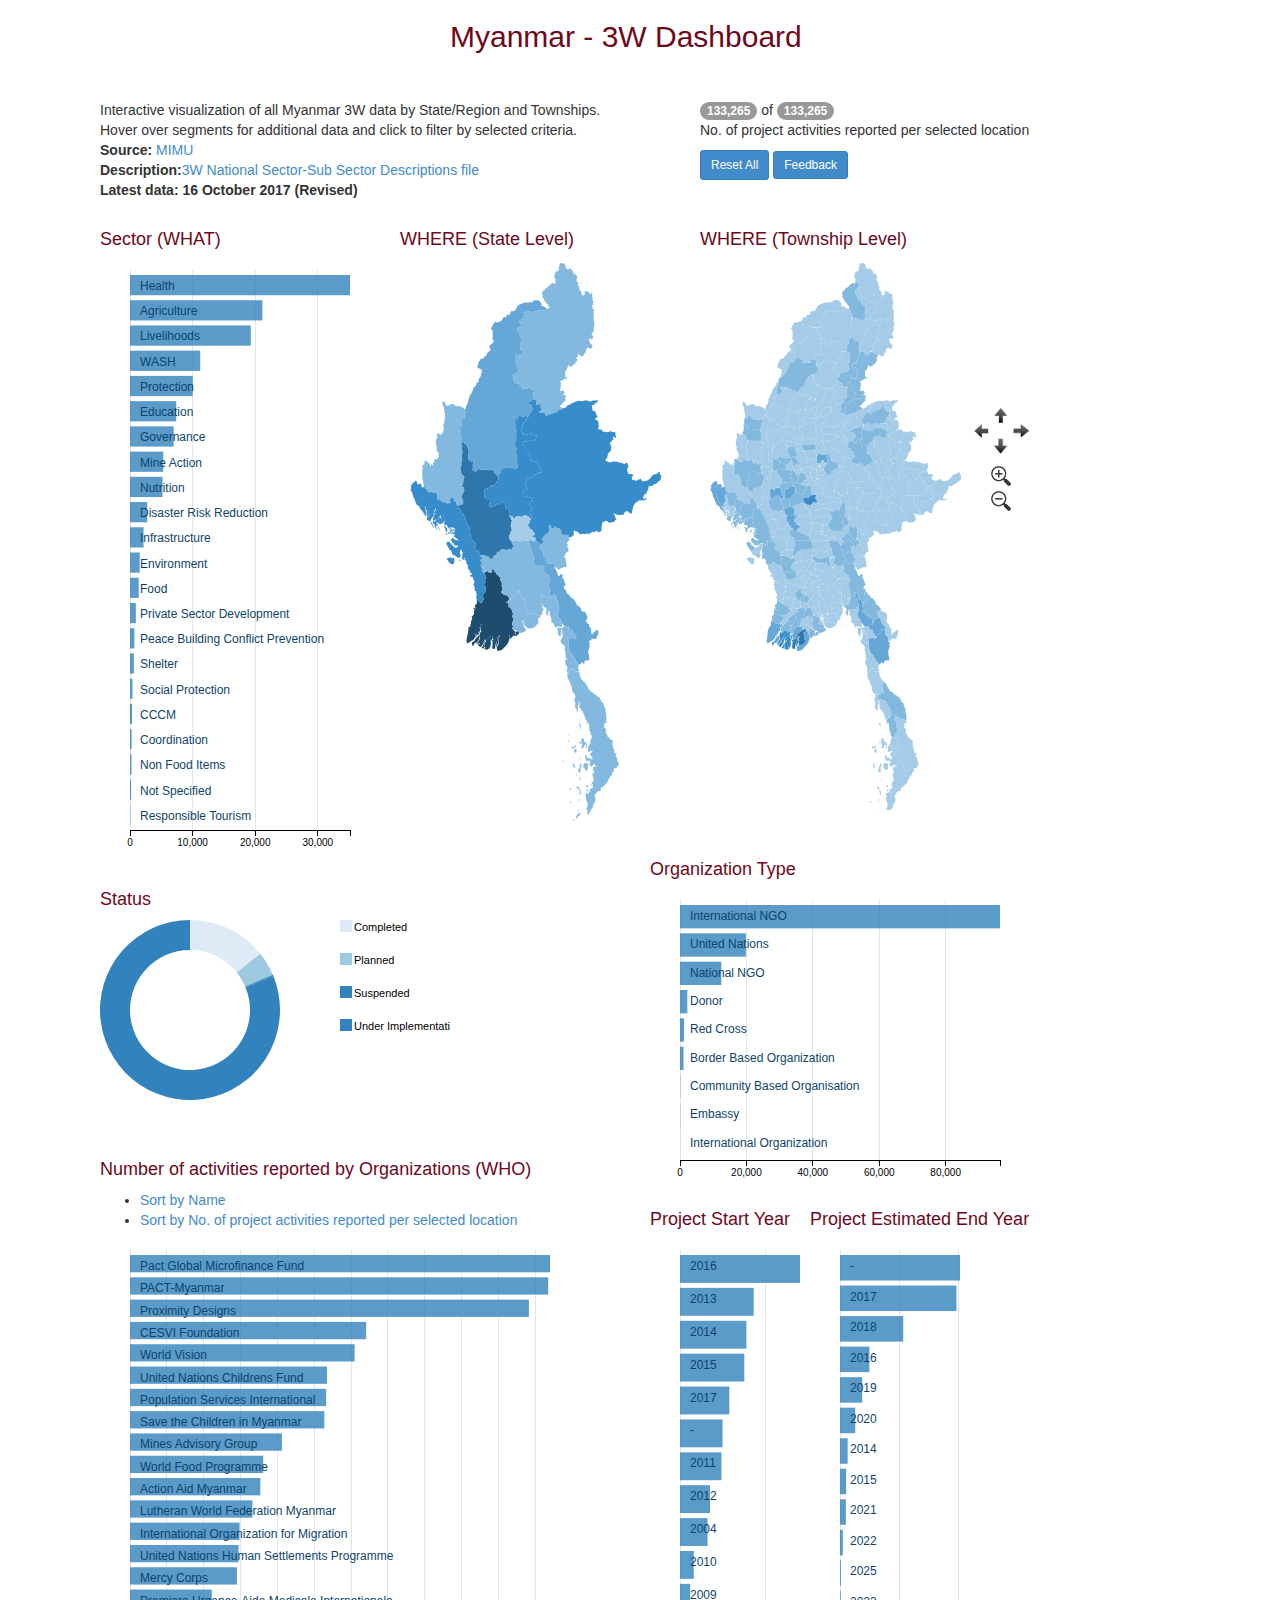
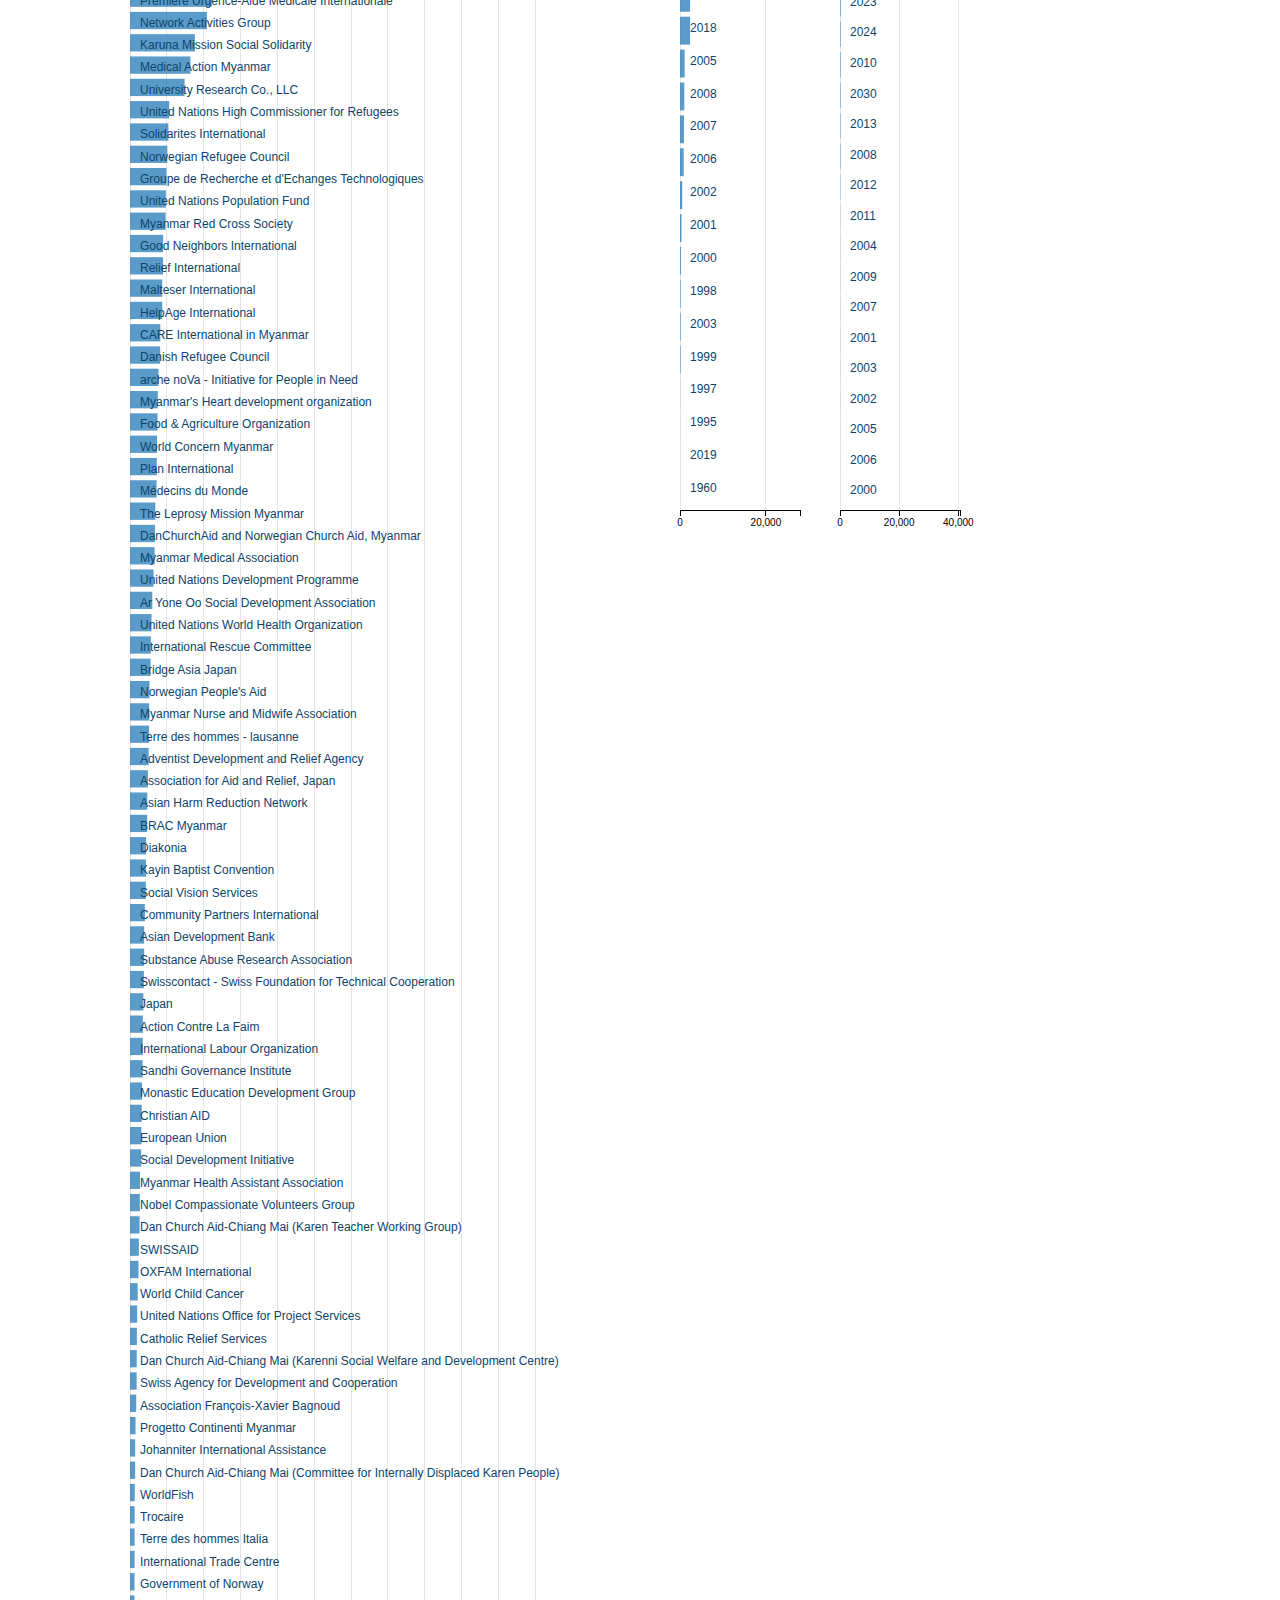
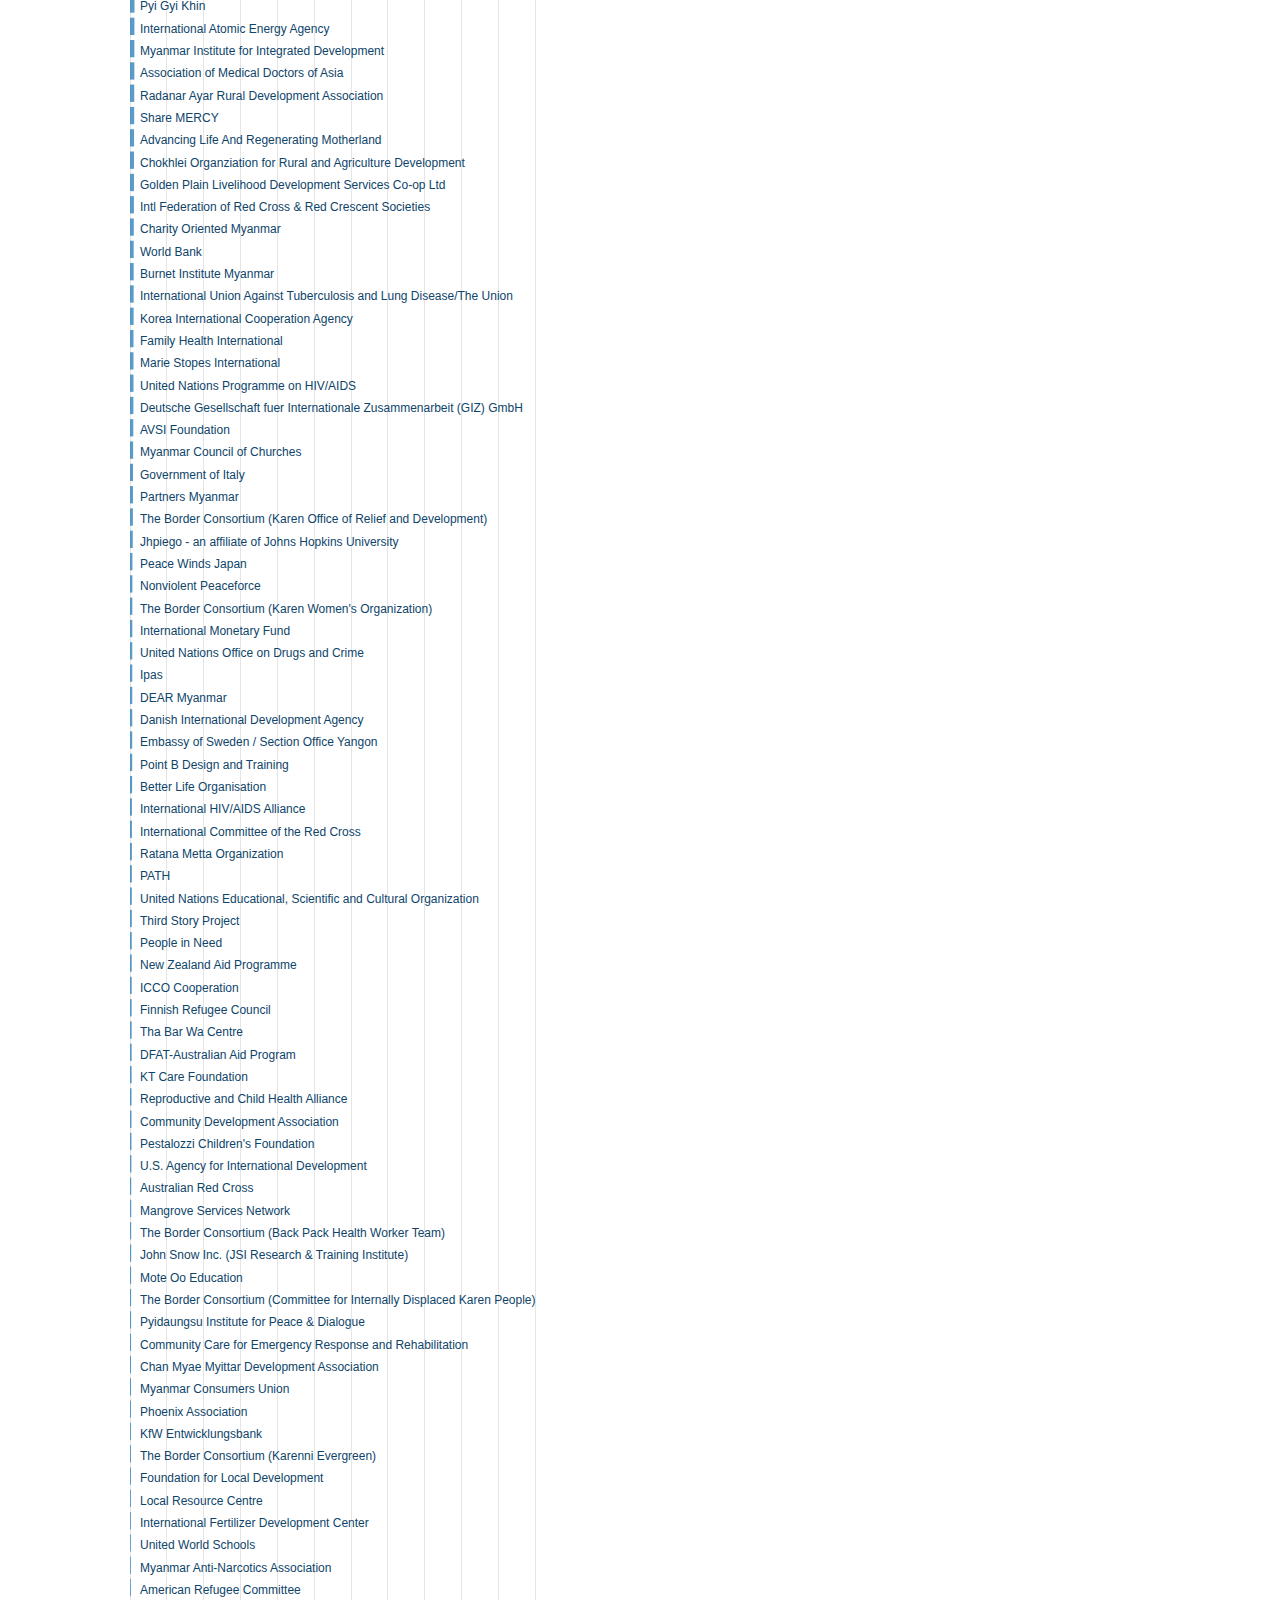
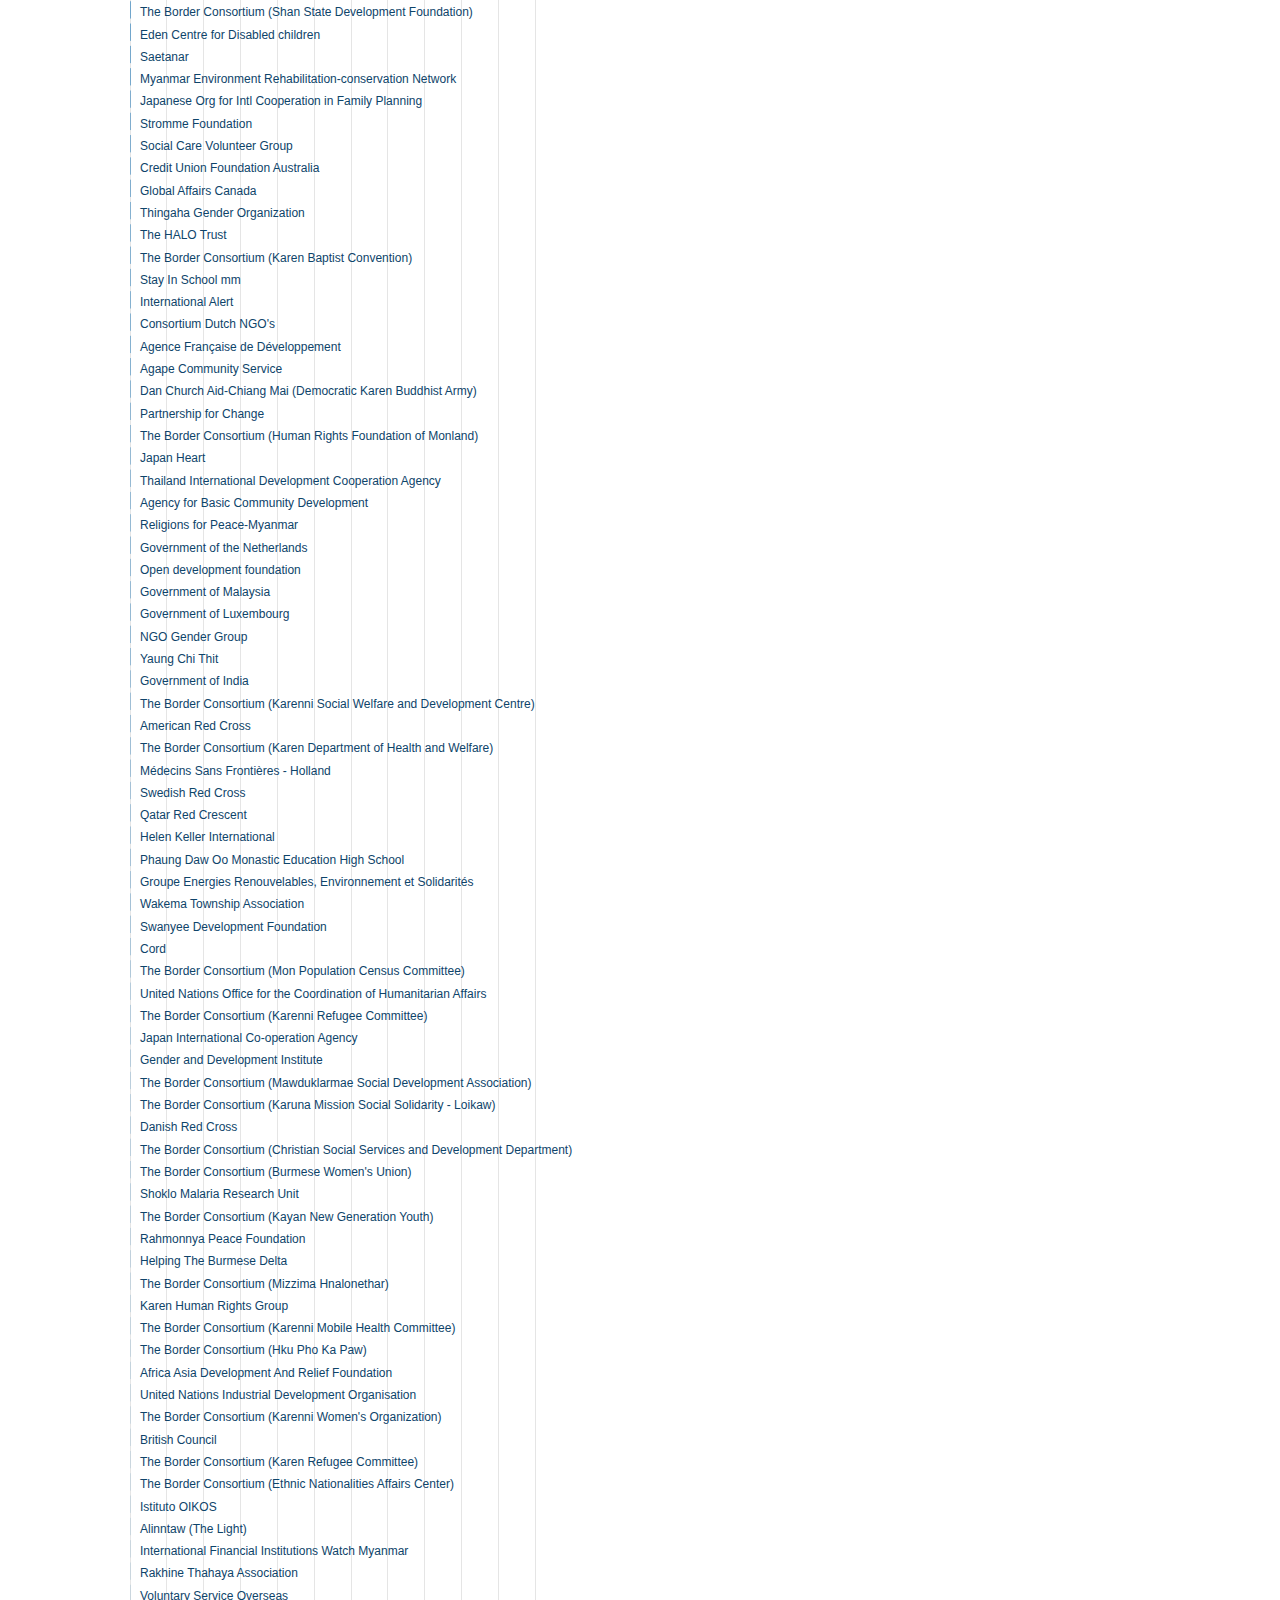
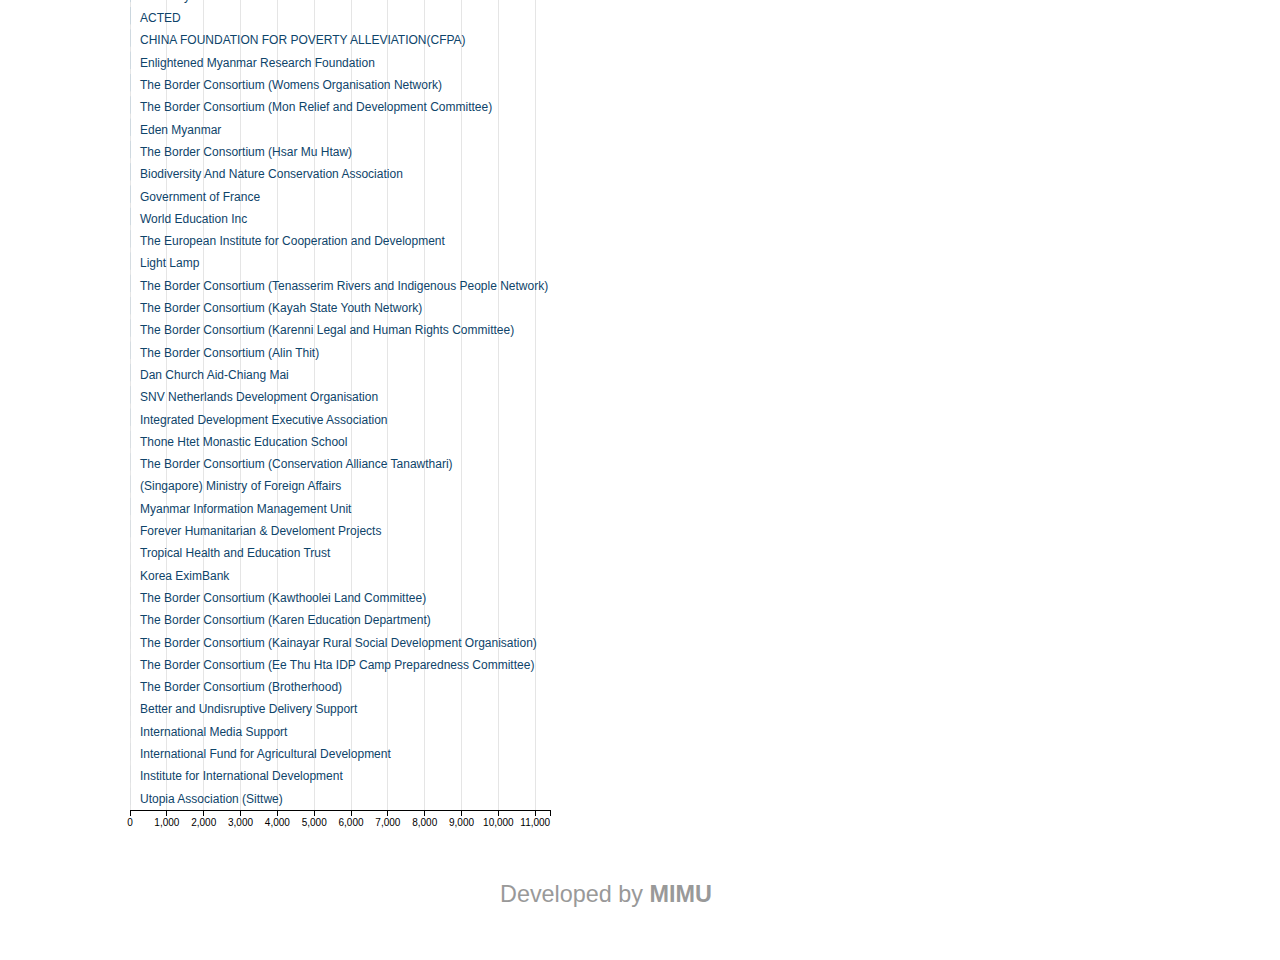
<file: 3w/index.html>
<!DOCTYPE html>
<!-- saved from url=(0038)http://data.themimu.info/3w-dashboard/ -->
<html>

<head>
	<meta http-equiv="Content-Type" content="text/html; charset=UTF-8">
	<meta http-equiv="cache-control" content="max-age=0">
	<meta http-equiv="cache-control" content="no-cache">
	<meta http-equiv="expires" content="0">
	<meta http-equiv="expires" content="Tue, 01 Jan 1980 1:00:00 GMT">
	<meta http-equiv="pragma" content="no-cache">

	<title>Myanmar - 3W Dashboard</title>
	<meta name="viewport" content="width=device-width, initial-scale=1.0">

	<link rel="stylesheet" type="text/css" onload="console.log((new Date())+&#39;:&#39;+&#39;css/boostrap.mim.css loaded.&#39;)" href="css/bootstrap.min.css">
	<link rel="stylesheet" type="text/css" onload="console.log((new Date())+&#39;:&#39;+&#39;css/dc.css loaded.&#39;)" href="css/dc.min.css">
	<link rel="stylesheet" type="text/css" onload="console.log((new Date())+&#39;:&#39;+&#39;css/3w-dashboard.css loaded.&#39;)" href="css/3w-dashboard.css">

	<script type="text/javascript" onload="console.log((new Date())+&#39;:&#39;+&#39;js/jquery.js loaded.&#39;)" src="lib/jquery-3.2.0.min.js"></script>
	<script type="text/javascript" onload="console.log((new Date())+&#39;:&#39;+&#39;js/bootstrap.min.js loaded&#39;)" src="lib/bootstrap.min.js"></script>
	<script type="text/javascript" onload="console.log((new Date())+&#39;:&#39;+&#39;js/d3.js loaded&#39;)" src="lib/d3.js"></script>
	<script type="text/javascript" onload="console.log((new Date())+&#39;:&#39;+&#39;js/crossfilter.js loaded&#39;)" src="lib/crossfilter.js"></script>
	<script type="text/javascript" onload="console.log((new Date())+&#39;:&#39;+&#39;js/dc.js loaded&#39;)" src="lib/dc.js"></script>

	<script type="text/javascript" onload="console.log((new Date())+&#39;:&#39;+&#39;js/data_cw.js loaded.&#39;)" src="data/data_cw.js"></script>
	<script type="text/javascript" onload="console.log((new Date())+&#39;:&#39;+&#39;js/data_3w.js loaded&#39;)" src="data/data_3w.js"></script>
	<script type="text/javascript" onload="console.log((new Date())+&#39;:&#39;+&#39;js/data_ref.js&#39;)" src="data/data_ref.js"></script>
	<script type="text/javascript" onload="console.log((new Date())+&#39;:&#39;+&#39;js/states.js&#39;)" src="data/states.js"></script>
	<script type="text/javascript" onload="console.log((new Date())+&#39;:&#39;+&#39;js/townships.js&#39;)" src="data/townships.js"></script>
</head>

<body onload="console.log((new Date())+&#39;:&#39;+&#39;Window loaded&#39;);javascript:showpage();">

	<div class="col-sm-3 col-md-offset-4" id="loading" style="display: none;">
		<div id="loading_text">
			<br><br><br><br><br><br><br>
			<h1>Loading...</h1></div>
		<div class="progress progress-striped active">
			<div id="p_text"></div>
			<div id="p_bar" class="progress-bar" role="progressbar" value="10" aria-valuenow="10" aria-valuemin="0" aria-valuemax="100" style="width: 100%;"></div>
		</div>
	</div>

	<div class="container" id="dashboard" style="display: block; width:1000px" class="dc-chart">
		<div id="header" style="position: absolute;top: 0px;left: 450px;white-space:nowrap"></div>
		<div id="about_source" style="position: absolute;top: 100px;left: 100px; width:550px; "></div>
		<div id="count-info" style="position: absolute;top: 100px;left: 700px; white-space:nowrap"></div>
		<div style="position: absolute;top: 150px;left: 700px; white-space:nowrap" >
			<a class="reset btn btn-primary btn-sm" id="reset" href="javascript:resetall();">Reset All</a>
			<a class="reset btn btn-primary btn-sm feedback" href="http://themimu.info/contact-us" target="_blank">Feedback</a>
		</div>
		<div id="sector" style="position: absolute;top: 220px;left: 100px;"></div>
		<div id="status" style="position: absolute;top: 880px;left: 100px;"></div>
		<div id="map_cw" style="position: absolute;top: 220px;left: 400px;"></div>
		<div id="map_ts" style="position: absolute;top: 220px;left: 700px;"></div>
		<div id="orgs" style="position: absolute;top: 1150px;left: 100px;" ></div>
		<div id="orgtype" style="position: absolute;top: 850px;left: 650px;"></div>
		<div id="startyear" style="position: absolute;top: 1200px;left: 650px;"></div>
		<div id="estimateendyear" style="position: absolute;top: 1200px;left: 810px;"></div>

		<div class="reset btn btn-sm" style="position: absolute;top: 400px;left: 980px;" onclick="mapts_down();"> <img src="./img/up.jpg" style="width:20px;height:20px;"></div>
		<div class="reset btn btn-sm" style="position: absolute;top: 430px;left: 980px;" onclick="mapts_up()"><img src="./img/down.jpg" style="width:20px;height:20px;"></div>
		<div class="reset btn btn-sm" style="position: absolute;top: 415px;left: 960px;" onclick="mapts_right()"><img src="./img/left.jpg" style="width:20px;height:20px;"></div>
		<div class="reset btn btn-sm" style="position: absolute;top: 415px;left: 1000px;" onclick="mapts_left()"><img src="./img/right.jpg" style="width:20px;height:20px;"></div>
		<div class="reset btn btn-sm" style="position: absolute;top: 460px;left: 980px;" onclick="mapts_zoomin()"><img src="./img/zoomin.png" style="width:20px;height:20px;"></div>
		<div class="reset btn btn-sm" style="position: absolute;top: 485px;left: 980px;" onclick="mapts_zoomout()"><img src="./img/zoomout.png" style="width:20px;height:20px;"></div>

		<div id="footer" style="position: absolute;top: 7250px;left: 500px;"></div>
	</div>
	<script type="text/javascript" onload="console.log((new Date())+&#39;:&#39;+&#39;lib/3w.js loaded&#39;)" src="lib/3w.js"></script>
</body>
</html>
</file>
<file: 3w/css/3w-dashboard.css>
h1, h2, h3, h4 {
    color: #6e081a
}
#status {
  width: 50%;
}

#status svg {
  width: 350px;
  height: 350px;
}
.dc-chart g.row text {
    fill: #0e446a;
    font-size: 12px;
    cursor: pointer
}
.dc-chart .selected path {
    stroke-width: 1;
    stroke: #ccc;
    fill-opacity: 1
}
.dc-chart .pie-slice {
    fill: #0e446a
}
.logo {
    height: 50px;
    padding: 5px;
    margin: 5px
}

div.tooltip {
  color: #222;
  background: #fff;
  padding: .5em;
  text-shadow: #f5f5f5 0 1px 0;
  border-radius: 2px;
  box-shadow: 0px 0px 2px 0px #a6a6a6;
  opacity: 0.9;
  position: absolute;
}

.button {
  background-color: #3182bd;
  /* Green */
  border: none;
  color: white;
  padding: 5px 5px;
  text-align: center;
  text-decoration: none;
  display: inline-block;
  font-size: 10px;
}

.feedback{
  padding-left:10px; padding-right:10px; padding-bottom:4px; padding-top:4px;
}

.dashboard{
  display: block; width:1000px;
}
</file>
<file: 3w/css/dc.min.css>
.dc-chart .box text,.dc-chart g.axis text{-webkit-touch-callout:none;-khtml-user-select:none;pointer-events:none}.dc-chart path.dc-symbol,.dc-legend g.dc-legend-item.fadeout{fill-opacity:.5;stroke-opacity:.5}div.dc-chart{float:left}.dc-chart rect.bar{stroke:none;cursor:pointer}.dc-chart rect.bar:hover{fill-opacity:.5}.dc-chart rect.deselected{stroke:none;fill:#ccc}.dc-chart .pie-slice{fill:#fff;font-size:12px;cursor:pointer}.dc-chart .pie-slice.external{fill:#000}.dc-chart .pie-slice :hover,.dc-chart .pie-slice.highlight{fill-opacity:.8}.dc-chart .pie-path{fill:none;stroke-width:2px;stroke:#000;opacity:.4}.dc-chart .selected circle,.dc-chart .selected path{stroke-width:3;stroke:#ccc;fill-opacity:1}.dc-chart .deselected circle,.dc-chart .deselected path{stroke:none;fill-opacity:.5;fill:#ccc}.dc-chart .axis line,.dc-chart .axis path{fill:none;stroke:#000;shape-rendering:crispEdges}.dc-chart .axis text{font:10px sans-serif}.dc-chart .axis .grid-line,.dc-chart .axis .grid-line line,.dc-chart .grid-line,.dc-chart .grid-line line{fill:none;stroke:#ccc;opacity:.5;shape-rendering:crispEdges}.dc-chart .brush rect.background{z-index:-999}.dc-chart .brush rect.extent{fill:#4682b4;fill-opacity:.125}.dc-chart .brush .resize path{fill:#eee;stroke:#666}.dc-chart path.line{fill:none;stroke-width:1.5px}.dc-chart path.area{fill-opacity:.3;stroke:none}.dc-chart path.highlight{stroke-width:3;fill-opacity:1;stroke-opacity:1}.dc-chart g.state{cursor:pointer}.dc-chart g.state :hover{fill-opacity:.8}.dc-chart g.state path{stroke:#fff}.dc-chart g.deselected path{fill:grey}.dc-chart g.deselected text{display:none}.dc-chart g.row rect{fill-opacity:.8;cursor:pointer}.dc-chart g.row rect:hover{fill-opacity:.6}.dc-chart g.row text{fill:#fff;font-size:12px;cursor:pointer}.dc-chart g.dc-tooltip path{fill:none;stroke:grey;stroke-opacity:.8}.dc-chart g.county path{stroke:#fff;fill:none}.dc-chart g.debug rect{fill:#00f;fill-opacity:.2}.dc-chart g.axis text{-webkit-user-select:none;-moz-user-select:none;-ms-user-select:none;user-select:none}.dc-chart .node{font-size:.7em;cursor:pointer}.dc-chart .node :hover{fill-opacity:.8}.dc-chart .bubble{stroke:none;fill-opacity:.6}.dc-chart .highlight{fill-opacity:1;stroke-opacity:1}.dc-chart .fadeout{fill-opacity:.2;stroke-opacity:.2}.dc-chart .box text{font:10px sans-serif;-webkit-user-select:none;-moz-user-select:none;-ms-user-select:none;user-select:none}.dc-chart .box circle,.dc-chart .box line{fill:#fff}.dc-chart .box circle,.dc-chart .box line,.dc-chart .box rect{stroke:#000;stroke-width:1.5px}.dc-chart .box .center{stroke-dasharray:3,3}.dc-chart .box .outlier{fill:none;stroke:#ccc}.dc-chart .symbol,.dc-chart circle.dot{stroke:none}.dc-chart .box.deselected{opacity:.5}.dc-chart .box.deselected .box{fill:#ccc}.dc-chart .heatmap .box-group.deselected rect{stroke:none;fill-opacity:.5;fill:#ccc}.dc-chart .heatmap g.axis text{pointer-events:all;cursor:pointer}.dc-chart .empty-chart .pie-slice{cursor:default}.dc-chart .empty-chart .pie-slice path{fill:#fee;cursor:default}.dc-data-count{float:right;margin-top:15px;margin-right:15px}.dc-data-count .filter-count,.dc-data-count .total-count{color:#3182bd;font-weight:700}.dc-legend{font-size:11px}.dc-legend .dc-legend-item{cursor:pointer}.dc-hard .number-display{float:none}
</file>
